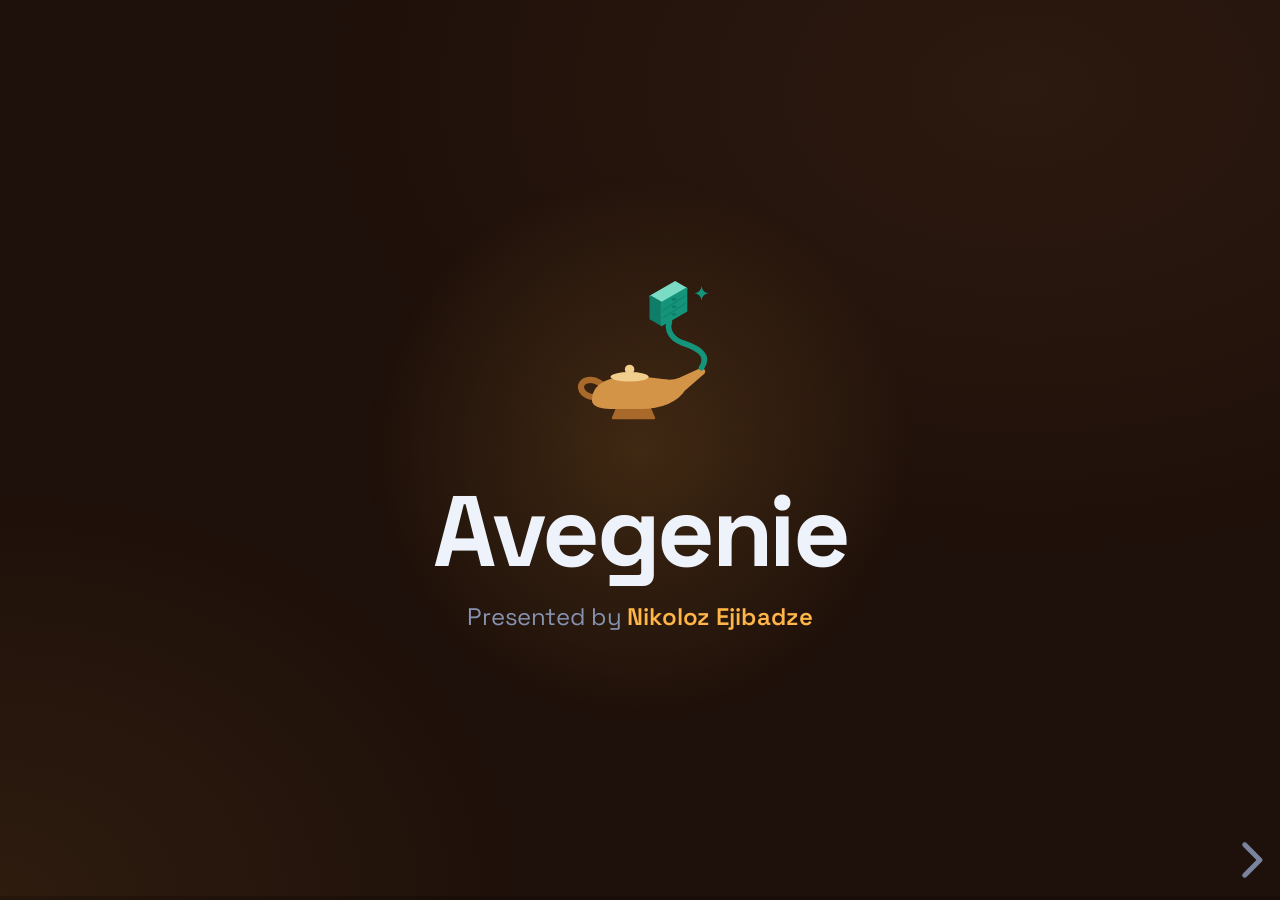
<file: index.html>
<!doctype html>
<html lang="en">
<head>
  <meta charset="utf-8">
  <meta name="viewport" content="width=device-width, initial-scale=1">
  <title>Pitch Deck</title>
  <link rel="icon" href="assets/logo-bg.svg">

  <link rel="preconnect" href="https://fonts.googleapis.com">
  <link rel="preconnect" href="https://fonts.gstatic.com" crossorigin>
  <link href="https://fonts.googleapis.com/css2?family=Space+Grotesk:wght@400;500;600;700&display=swap" rel="stylesheet">

  <link rel="stylesheet" href="vendor/reveal/reset.css">
  <link rel="stylesheet" href="vendor/reveal/reveal.css">
  <link rel="stylesheet" href="css/theme.css?v=20261127-4">
</head>
<body>
<div class="reveal">
  <div class="slides">

    <!-- 1 · LOGO ─────────────────────────────────────────── -->
    <section class="s-title">
      <div class="frame center">
        <div class="glow"></div>
        <img class="logo pop" data-deck-logo alt="Logo">
        <h1 class="rise" style="--d:.5" data-deck="name"></h1>
        <p class="presenter rise" style="--d:.8">Presented by <b data-deck="presenter"></b></p>
      </div>
      <aside class="notes">
        Open with the name and the promise: scan any room with a phone, then move the furniture
        around as if it were real.
      </aside>
    </section>

    <!-- 2 · PROBLEM ──────────────────────────────────────── -->
    <section class="s-problem">
      <div class="frame">
        <div class="problem-head">
          <h2 class="rise">Where would<br>you fit<br>this bed?</h2>
          <p class="lead rise" style="--d:.3">Today you either model the room in Blender, or lift it and guess.</p>
        </div>
        <svg class="scene rise" style="--d:.2" id="scene-problem" aria-label="A bed is moved from corner to corner of a room, looking for where it fits"></svg>
      </div>
      <aside class="notes">
        Tell it as your own problem: I have this bed. Where does it go? Against the window wall?
        By the door? Today there are two ways to find out. Technical people model the whole room
        in Blender, which takes hours and real 3D skills. Everyone else lifts it, moves it and hopes.
        Our way is for everyone else.
      </aside>
    </section>

    <!-- 3 · SOLUTION ─────────────────────────────────────── -->
    <section class="s-solution">
      <div class="frame">
        <div class="solution-head">
          <p class="kicker rise">The solution</p>
          <ol class="steps">
            <li class="fragment" data-fragment-index="0"><span>01</span>Scan</li>
            <li class="fragment" data-fragment-index="1"><span>02</span>Separate</li>
            <li class="fragment" data-fragment-index="2"><span>03</span>Add &amp;<br>Rearrange</li>
          </ol>
          <span class="fragment step-trigger" data-fragment-index="3" aria-hidden="true"></span>
        </div>
        <svg class="scene" id="scene-main" aria-label="A room is scanned, furniture is separated, then moved"></svg>
      </div>
      <aside class="notes">
        Click 1 · Scan: walk around the room taking photos; photogrammetry turns them into a 3D model.
        Click 2 · Separate: RANSAC finds the largest planes (walls, floor, ceiling) and cuts them away.
        What is left falls apart into separate islands, and each island is one piece of furniture.
        Click 3 · Rearrange: every piece can now be moved on its own inside the real room.
        Click 4 · Add: we integrate with Embawood, Saba, Pinterest and more; pick an item and it
        drops into your room as a 3D object you can move like everything else.
      </aside>
    </section>

    <!-- 4 · MARKET ─────────────────────────────────────── -->
    <section class="s-market">
      <div class="frame">
        <p class="kicker rise">The market</p>
        <h2 class="rise" style="--d:.1">Every new home <span class="muted">needs its furniture placed.</span></h2>
        <div class="markets">
          <div class="market rise" style="--d:.3">
            <span class="m-num" data-count="42267" data-delay="500">42,267</span>
            <span class="m-label">apartments sold · Tbilisi, 2025</span>
            <svg class="chart" data-series="apartments" data-fmt="k" style="--d:.3" viewBox="0 0 600 340" role="img" aria-label="Apartments sold in Tbilisi per year, 2020 to 2025"></svg>
          </div>
          <div class="market rise" style="--d:.5">
            <span class="m-num" data-count="1.81" data-decimals="2" data-suffix="M m²" data-delay="700">1.81M m²</span>
            <span class="m-label">new housing permitted · Tbilisi, 2024</span>
            <svg class="chart" data-series="permits" data-fmt="m2" style="--d:.5" viewBox="0 0 600 340" role="img" aria-label="Area of residential construction permits in Tbilisi per year, 2018 to 2024"></svg>
          </div>
          <div class="market rise" style="--d:.7">
            <span class="m-num" data-count="511" data-prefix="$" data-suffix="M" data-delay="900">$511M</span>
            <span class="m-label">furniture &amp; lighting sold · Georgia, 2024</span>
            <svg class="chart" data-series="furniture" data-fmt="usd" style="--d:.7" viewBox="0 0 600 340" role="img" aria-label="Furniture and lighting sales in Georgia per year, 2018 to 2024"></svg>
          </div>
        </div>
        <p class="source rise" style="--d:1.6" data-deck="marketSource"></p>
      </div>
      <aside class="notes">
        And it is not only me. Around 42 thousand apartments change hands in Tbilisi every year.
        New construction keeps coming: about 1.8 million square metres of housing were permitted in 2024.
        And Georgians spend over half a billion dollars a year on furniture and lighting, up from
        under 300 million in 2020. Every one of those moves and purchases runs into the same question.
      </aside>
    </section>

    <!-- 5 · WHO NEEDS THIS ──────────────────────────────── -->
    <section class="s-who">
      <div class="frame split">
        <div class="col-text">
        <p class="kicker rise">Who needs this</p>
        <h2 class="rise" style="--d:.1">Anyone with<br>a room<br><span class="muted">and a decision<br>to make.</span></h2>
        </div>
        <div class="hub">
          <svg class="hub-lines" viewBox="0 0 920 780" aria-hidden="true">
            <path class="draw" style="--d:0.60" pathLength="1" d="M369 320 L217 202"/>
            <path class="draw" style="--d:0.72" pathLength="1" d="M551 320 L703 202"/>
            <path class="draw" style="--d:0.84" pathLength="1" d="M369 460 L217 578"/>
            <path class="draw" style="--d:0.96" pathLength="1" d="M551 460 L703 578"/>
            <circle class="hub-pulse" cx="369" cy="320" r="7" style="--tx:-152px; --ty:-118px; --p:0.00s"/>
            <circle class="hub-pulse" cx="551" cy="320" r="7" style="--tx:152px; --ty:-118px; --p:0.55s"/>
            <circle class="hub-pulse" cx="369" cy="460" r="7" style="--tx:-152px; --ty:118px; --p:1.10s"/>
            <circle class="hub-pulse" cx="551" cy="460" r="7" style="--tx:152px; --ty:118px; --p:1.65s"/>
          </svg>
          <div class="hub-core pop" style="--d:.3"><img data-deck-logo alt=""></div>
          <div class="hub-node hub-tl pop" style="--d:1.10">
            <svg viewBox="0 0 48 48"><path class="draw" pathLength="1" d="M7 23 L24 9 L41 23"/><path class="draw" pathLength="1" d="M11 20 V40 H37 V20"/><path class="draw" pathLength="1" d="M20 40 V29 H28 V40"/></svg>
            <span>Buyers &amp; renters</span>
          </div>
          <div class="hub-node hub-tr pop" style="--d:1.25">
            <svg viewBox="0 0 48 48"><path class="draw" pathLength="1" d="M12 43 V6"/><path class="draw" pathLength="1" d="M12 10 H40 V27 H12"/><path class="draw" pathLength="1" d="M19 18.5 H33"/></svg>
            <span>Real-estate agents</span>
          </div>
          <div class="hub-node hub-bl pop" style="--d:1.40">
            <svg viewBox="0 0 48 48"><path class="draw" pathLength="1" d="M8 41 V8 L41 41 Z"/><path class="draw" pathLength="1" d="M14 35 V22 L27 35 Z"/><path class="draw" pathLength="1" d="M8 16 H12 M8 24 H12 M8 32 H12"/></svg>
            <span>Interior designers</span>
          </div>
          <div class="hub-node hub-br pop" style="--d:1.55">
            <svg viewBox="0 0 48 48"><path class="draw" pathLength="1" d="M12 25 V15 H36 V25"/><path class="draw" pathLength="1" d="M6 23 H12 V30 H36 V23 H42 V36 H6 Z"/><path class="draw" pathLength="1" d="M10 36 V41 M38 36 V41"/></svg>
            <span>Furniture retailers</span>
          </div>
        </div>
      </div>
      <aside class="notes">
        Buyers and renters planning a move. Agents who want listings people can play with.
        Designers who need the client's real room. Stores that want shoppers to try a sofa at home first.
      </aside>
    </section>

    <!-- 6 · BUSINESS MODEL ──────────────────────────────── -->
    <section class="s-business">
      <div class="frame">
        <p class="kicker rise">Business model</p>
        <h2 class="rise" style="--d:.1">Try it free. <span class="muted">Then subscribe.</span></h2>
        <div class="plans">
          <div class="plan rise" style="--d:.3">
            <div class="plan-vis scans" aria-hidden="true">
              <i style="--i:0"></i><i style="--i:1"></i><i style="--i:2"></i>
              <i style="--i:3"></i><i style="--i:4"></i><i style="--i:5"></i>
            </div>
            <h3>Free trial</h3>
            <p>6 scans</p>
          </div>
          <div class="flow" style="--d:2"><span class="pulse"></span></div>
          <div class="plan rise" style="--d:2.5">
            <div class="plan-vis"><span class="price"><span data-deck="pricePro"></span><small data-deck="pricePeriod"></small></span></div>
            <h3>Professional</h3>
          </div>
          <div class="flow" style="--d:2.8"><span class="pulse"></span></div>
          <div class="plan plan-biz pop" style="--d:3.3">
            <div class="plan-vis"><span class="price"><span data-deck="priceBusiness"></span><small data-deck="pricePeriod"></small></span></div>
            <h3>Business</h3>
            <p data-deck="businessNote"></p>
          </div>
        </div>
      </div>
      <aside class="notes">
        Anyone can try it free for six scans. After that it is a subscription: a Professional plan
        for individual professional users, and a Business plan for agencies, developers and
        furniture stores.
        The Business plan includes 20 models a month; every extra model is $10.
      </aside>
    </section>

    <!-- 7 · COMPETITION ─────────────────────────────────── -->
    <section class="s-compete">
      <div class="frame">
        <div class="cmp">
          <div class="cmp-row cmp-head rise" style="--d:.25">
            <span></span><span>Scans the room</span><span>Moves your furniture</span><span>Store integrations<small>Embawood, Saba, Pinterest…</small></span><span>Coverage</span>
          </div>
          <div class="cmp-row rise" style="--d:0.40">
            <div class="cmp-name">AI agents<small>ChatGPT, Claude</small></div><i style="--f:0; --c:0"></i><i style="--f:0.5; --c:1"></i><i style="--f:0; --c:2"></i><b data-count="17" data-suffix="%" data-delay="900">17%</b>
          </div>
          <div class="cmp-row rise" style="--d:0.55">
            <div class="cmp-name">IKEA<small>IKEA Kreativ · retail AR</small></div><i style="--f:1; --c:0"></i><i style="--f:0; --c:1"></i><i style="--f:0.5; --c:2"></i><b data-count="50" data-suffix="%" data-delay="1050">50%</b>
          </div>
          <div class="cmp-row rise" style="--d:0.70">
            <div class="cmp-name">Scaniverse<small>3D scanner app</small></div><i style="--f:1; --c:0"></i><i style="--f:0; --c:1"></i><i style="--f:0; --c:2"></i><b data-count="33" data-suffix="%" data-delay="1200">33%</b>
          </div>
          <div class="cmp-row rise" style="--d:0.85">
            <div class="cmp-name">Human 3D modeler<small>Blender freelancer · days per room</small></div><i style="--f:0.5; --c:0"></i><i style="--f:1; --c:1"></i><i style="--f:0; --c:2"></i><b data-count="50" data-suffix="%" data-delay="1350">50%</b>
          </div>
          <div class="cmp-row cmp-us rise" style="--d:1.1">
            <div class="cmp-name" data-deck="name"></div><i style="--f:1; --c:0"></i><i style="--f:1; --c:1"></i><i style="--f:1; --c:2"></i><b data-count="100" data-suffix="%" data-delay="1600">100%</b>
          </div>
        </div>
      </div>
      <aside class="notes">
        Each bar is split into the three things that matter: scanning your real room, moving your
        own furniture, and working with the stores people already shop at: Embawood, Saba, Pinterest.
        AI agents like ChatGPT or Claude can reimagine a photo, but not your real room to scale. IKEA Kreativ scans
        the room but only offers its own catalogue. Scaniverse captures one frozen 3D model. A human 3D modeler
        can do it, but it takes days and costs money for every room. We are the only one that covers all three.
      </aside>
    </section>

    <!-- 8 · GRANT ─────────────────────────────────────────── -->
    <section class="s-grant">
      <div class="frame split">
        <div class="col-text">
          <p class="kicker rise">The grant</p>
          <h2 class="rise" style="--d:.1">Where every<br>lari goes.</h2>
          <ul class="legend" id="grant-legend"></ul>
        </div>
        <div class="col-chart center">
          <svg id="grant-donut" class="donut" viewBox="0 0 200 200" role="img" aria-label="Grant allocation"></svg>
        </div>
      </div>
      <aside class="notes">
        Most of the grant builds the product: reconstruction quality, object separation, speed.
        Then compute for processing scans, first partnerships with agencies and stores, and operations.
      </aside>
    </section>

    <!-- 9 · TEAM ──────────────────────────────────────────── -->
    <section class="s-team">
      <div class="frame">
        <p class="kicker rise">Team</p>
        <h2 class="rise" style="--d:.1">The people building it.</h2>
        <div class="team" id="team"></div> <!-- filled from js/config.js -->
      </div>
      <aside class="notes">Nikoloz Ejibadze, mechanical engineer. Daniel Kolotashvili, AI/ML engineer. Irakli Gudiashvili, full stack developer. One sentence each: what they own and why they are the right person.</aside>
    </section>

    <!-- 10 · CLOSE ────────────────────────────────────────── -->
    <section class="s-close">
      <svg class="scene scene-bg" id="scene-close" aria-hidden="true"></svg>
      <div class="frame close-split">
        <div class="close-text">
          <img class="logo logo-sm pop" data-deck-logo alt="Logo">
          <h1 class="rise" style="--d:.2">Thank you.</h1>
          <p class="lead rise" style="--d:.5" data-deck="tagline"></p>
        </div>
        <div class="demo-wrap close-video pop" style="--d:.6">
          <video data-demo muted loop playsinline preload="auto"></video>
        </div>
      </div>
      <aside class="notes">Thank the jury, restate the ask, open for questions. The demo video loops on the right: you see a sofa, scan the room, drop it in, it fits, you buy.</aside>
    </section>

  </div>
</div>

<script src="vendor/reveal/reveal.js"></script>
<script src="vendor/reveal/plugin/notes.js"></script>
<script src="js/config.js?v=20261127-4"></script>
<script src="js/main.js?v=20261127-4"></script>
</body>
</html>
</file>
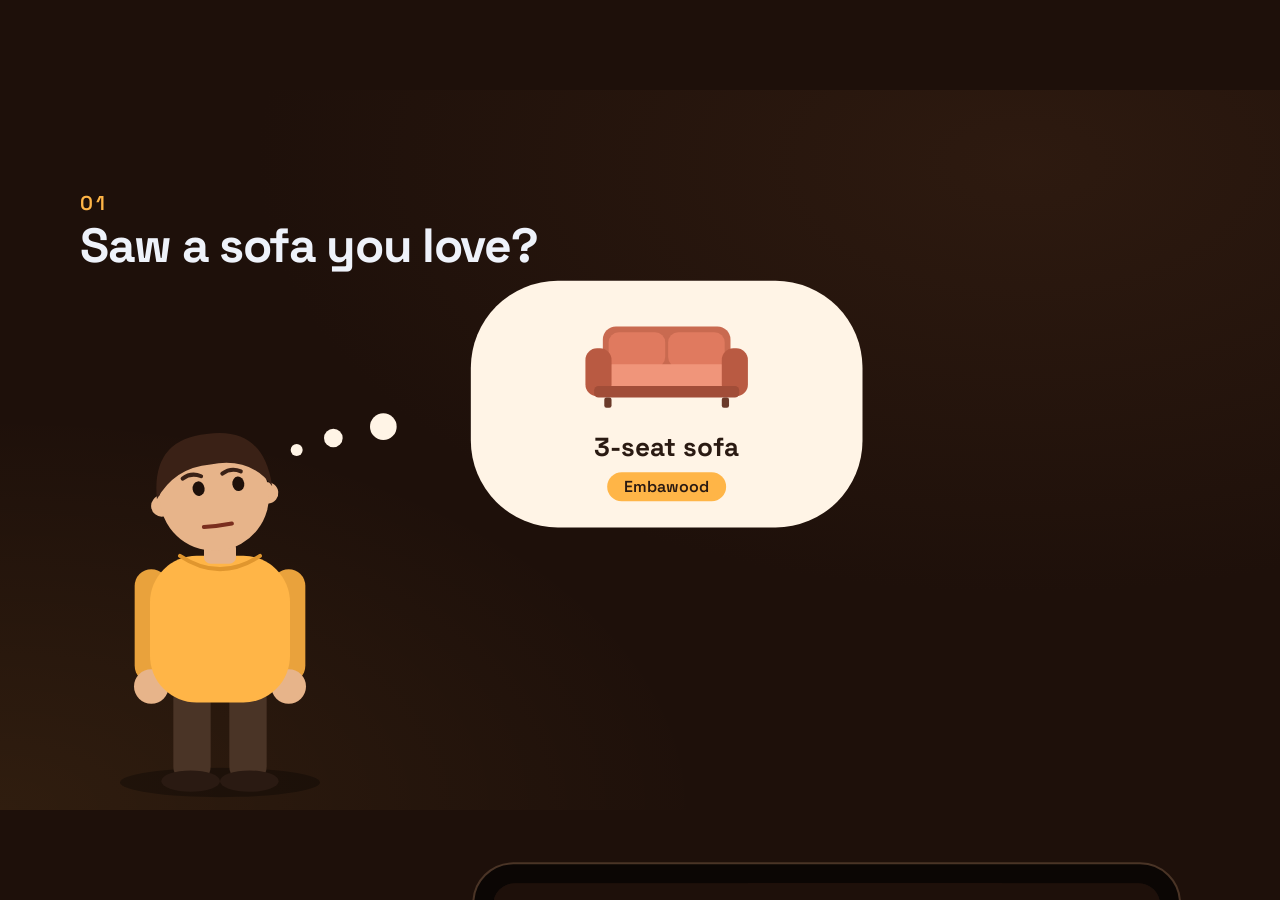
<file: tools/demo-video/scene.html>
<!doctype html>
<html lang="en">
<head>
<meta charset="utf-8">
<title>Avegenie demo scene</title>
<!-- Source for assets/demo.mp4. Open in a browser to preview (it loops).
     Rendered to video frame by frame: window.renderAt(seconds), window.DURATION. -->
<link rel="preconnect" href="https://fonts.googleapis.com">
<link rel="preconnect" href="https://fonts.gstatic.com" crossorigin>
<link href="https://fonts.googleapis.com/css2?family=Space+Grotesk:wght@400;500;600;700&display=swap" rel="stylesheet">
<style>
  html, body { margin: 0; background: #1e100a; overflow: hidden; }
  svg { display: block; width: 100vw; height: 100vh; }
  text { font-family: "Space Grotesk", system-ui, sans-serif; }
</style>
</head>
<body>
<svg id="stage" viewBox="0 0 1920 1080" xmlns="http://www.w3.org/2000/svg"></svg>
<script>
(() => {
  const NS = "http://www.w3.org/2000/svg";
  const stage = document.getElementById("stage");
  const el = (tag, attrs = {}, parent) => {
    const n = document.createElementNS(NS, tag);
    for (const k in attrs) n.setAttribute(k, attrs[k]);
    if (parent) parent.appendChild(n);
    return n;
  };
  const txt = (parent, s, attrs) => { const t = el("text", attrs, parent); t.textContent = s; return t; };
  const set = (n, attrs) => { for (const k in attrs) n.setAttribute(k, attrs[k]); };

  // ── timing helpers ─────────────────────────────────────
  const cl = (v, a = 0, b = 1) => Math.min(b, Math.max(a, v));
  const p = (t, a, b) => cl((t - a) / (b - a));
  const lerp = (a, b, x) => a + (b - a) * x;
  const eio = (x) => (x < 0.5 ? 2 * x * x : 1 - Math.pow(-2 * x + 2, 2) / 2);
  const eout = (x) => 1 - Math.pow(1 - x, 3);
  const back = (x) => { const c1 = 1.70158, c3 = c1 + 1; return 1 + c3 * Math.pow(x - 1, 3) + c1 * Math.pow(x - 1, 2); };
  const win = (t, a, b, f = 0.3) => Math.min(p(t, a, a + f), 1 - p(t, b - f, b)); // fade in at a, out at b

  const INK = "#eef2fa", MUTED = "#8692b0", AMBER = "#ffb547", TEAL = "#5eead4", BG = "#1e100a";
  const DURATION = 26.5;

  // ── background ─────────────────────────────────────────
  const defs = el("defs", {}, stage);
  const g1 = el("radialGradient", { id: "glowA", cx: "80%", cy: "10%", r: "60%" }, defs);
  el("stop", { offset: "0%", "stop-color": "#3a2214", "stop-opacity": 0.55 }, g1);
  el("stop", { offset: "100%", "stop-color": "#3a2214", "stop-opacity": 0 }, g1);
  const g2 = el("radialGradient", { id: "glowB", cx: "0%", cy: "100%", r: "55%" }, defs);
  el("stop", { offset: "0%", "stop-color": AMBER, "stop-opacity": 0.08 }, g2);
  el("stop", { offset: "100%", "stop-color": AMBER, "stop-opacity": 0 }, g2);
  const scan = el("linearGradient", { id: "scanGrad", x1: 0, x2: 1, y1: 0, y2: 0 }, defs);
  el("stop", { offset: "0%", "stop-color": TEAL, "stop-opacity": 0 }, scan);
  el("stop", { offset: "85%", "stop-color": TEAL, "stop-opacity": 0.25 }, scan);
  el("stop", { offset: "100%", "stop-color": TEAL, "stop-opacity": 0.9 }, scan);
  el("rect", { width: 1920, height: 1080, fill: BG }, stage);
  el("rect", { width: 1920, height: 1080, fill: "url(#glowA)" }, stage);
  el("rect", { width: 1920, height: 1080, fill: "url(#glowB)" }, stage);

  // ── flat front-view sofa (thought bubble, fly-in, bottom sheet) ──
  function flatSofa(g) {
    el("rect", { x: -88, y: -52, width: 176, height: 62, rx: 18, fill: "#c96a50" }, g);
    el("rect", { x: -80, y: -44, width: 78, height: 48, rx: 14, fill: "#e07a5f" }, g);
    el("rect", { x: 2, y: -44, width: 78, height: 48, rx: 14, fill: "#e07a5f" }, g);
    el("rect", { x: -92, y: 0, width: 184, height: 32, rx: 12, fill: "#f0957a" }, g);
    el("rect", { x: -112, y: -22, width: 36, height: 66, rx: 16, fill: "#b95a42" }, g);
    el("rect", { x: 76, y: -22, width: 36, height: 66, rx: 16, fill: "#b95a42" }, g);
    el("rect", { x: -100, y: 30, width: 200, height: 16, rx: 6, fill: "#a14d38" }, g);
    el("rect", { x: -86, y: 46, width: 10, height: 14, rx: 3, fill: "#6b3a2a" }, g);
    el("rect", { x: 76, y: 46, width: 10, height: 14, rx: 3, fill: "#6b3a2a" }, g);
    return g;
  }

  // ── captions (top left) ────────────────────────────────
  const CAPS = [
    { a: 0.4, b: 5.0, n: "01", s: "Saw a sofa you love?", sub: "Will it fit in your room?", subAt: 2.6 },
    { a: 5.0, b: 8.6, n: "02", s: "Open Avegenie." },
    { a: 8.6, b: 13.5, n: "03", s: "Scan your room." },
    { a: 13.5, b: 19.3, n: "04", s: "Drop it in. Move it around." },
    { a: 19.3, b: 23.4, n: "05", s: "Love it? Buy it." },
  ];
  const capG = el("g", { transform: "translate(120 180)" }, stage);
  CAPS.forEach((c) => {
    c.g = el("g", {}, capG);
    txt(c.g, c.n, { x: 0, y: 0, fill: AMBER, "font-size": 30, "font-weight": 600, "letter-spacing": "4" });
    txt(c.g, c.s, { x: 0, y: 78, fill: INK, "font-size": 72, "font-weight": 700, "letter-spacing": "-2" });
    if (c.sub) c.subEl = txt(c.g, c.sub, { x: 0, y: 140, fill: MUTED, "font-size": 44, "font-weight": 500 });
  });

  // ── person ─────────────────────────────────────────────
  const SKIN = "#e7b48a";
  const person = el("g", {}, stage);
  el("ellipse", { cx: 0, cy: 340, rx: 150, ry: 22, fill: "#000", opacity: 0.3 }, person);
  el("rect", { x: -70, y: 190, width: 56, height: 150, rx: 24, fill: "#4a3426" }, person);
  el("rect", { x: 14, y: 190, width: 56, height: 150, rx: 24, fill: "#4a3426" }, person);
  el("ellipse", { cx: -44, cy: 338, rx: 44, ry: 16, fill: "#2a1a12" }, person);
  el("ellipse", { cx: 44, cy: 338, rx: 44, ry: 16, fill: "#2a1a12" }, person);
  const armL = el("g", {}, person);
  el("rect", { x: -128, y: 20, width: 50, height: 170, rx: 25, fill: "#e9a23c" }, armL);
  el("circle", { cx: -103, cy: 196, r: 26, fill: SKIN }, armL);
  const armR = el("g", {}, person);
  el("rect", { x: 78, y: 20, width: 50, height: 170, rx: 25, fill: "#e9a23c" }, armR);
  el("circle", { cx: 103, cy: 196, r: 26, fill: SKIN }, armR);
  el("rect", { x: -105, y: 0, width: 210, height: 220, rx: 70, fill: AMBER }, person);
  el("path", { d: "M-60 0 Q0 40 60 0", fill: "none", stroke: "#e0962e", "stroke-width": 6, "stroke-linecap": "round" }, person);
  el("rect", { x: -24, y: -22, width: 48, height: 34, rx: 10, fill: SKIN }, person);
  const head = el("g", {}, person);
  el("circle", { cx: -80, cy: -85, r: 16, fill: SKIN }, head);
  el("circle", { cx: 80, cy: -85, r: 16, fill: SKIN }, head);
  el("circle", { cx: 0, cy: -90, r: 82, fill: SKIN }, head);
  el("path", { d: "M-86 -96 Q-84 -186 0 -184 Q86 -186 88 -94 Q62 -142 0 -138 Q-54 -140 -86 -96 Z", fill: "#3a2116" }, head);
  const blush = el("g", { opacity: 0 }, head);
  el("ellipse", { cx: -48, cy: -58, rx: 14, ry: 8, fill: "#f08a6a", opacity: 0.6 }, blush);
  el("ellipse", { cx: 48, cy: -58, rx: 14, ry: 8, fill: "#f08a6a", opacity: 0.6 }, blush);
  el("path", { d: "M-44 -122 Q-30 -130 -16 -122", fill: "none", stroke: "#3a2116", "stroke-width": 6, "stroke-linecap": "round" }, head);
  el("path", { d: "M16 -122 Q30 -130 44 -122", fill: "none", stroke: "#3a2116", "stroke-width": 6, "stroke-linecap": "round" }, head);
  const eyes = el("g", {}, head);
  const eyeL = el("ellipse", { cx: -30, cy: -96, rx: 9, ry: 11, fill: "#1e100a" }, eyes);
  const eyeR = el("ellipse", { cx: 30, cy: -96, rx: 9, ry: 11, fill: "#1e100a" }, eyes);
  const mouthLine = el("path", { fill: "none", stroke: "#7a2e1e", "stroke-width": 6, "stroke-linecap": "round" }, head);
  const mouthOpen = el("path", { d: "M-30 -48 Q0 -6 30 -48 Z", fill: "#7a2e1e", opacity: 0 }, head);
  const heart = el("path", { d: "M0 12 C-30 -10 -22 -36 0 -22 C22 -36 30 -10 0 12 Z", fill: "#ff6b6b", opacity: 0 }, person);
  const sparkles = [[-150, -170], [150, -200], [-120, -260], [180, -110], [0, -300]].map(([x, y], i) => {
    const s = el("path", { d: "M0 -22 L6 -6 L22 0 L6 6 L0 22 L-6 6 L-22 0 L-6 -6 Z", fill: AMBER, opacity: 0 }, person);
    return { s, x, y, i };
  });

  // ── thought bubble ─────────────────────────────────────
  const trail = [[445, 540, 9], [500, 522, 14], [575, 505, 20]].map(([cx, cy, r]) => el("circle", { cx, cy, r, fill: "#fff4e6", opacity: 0 }, stage));
  const bubble = el("g", {}, stage);
  el("rect", { x: -270, y: -170, width: 540, height: 340, rx: 120, fill: "#fff4e6" }, bubble);
  const bubbleSofa = flatSofa(el("g", { transform: "translate(0 -55)" }, bubble));
  txt(bubble, "3-seat sofa", { x: 0, y: 72, fill: "#2a1a12", "font-size": 36, "font-weight": 700, "text-anchor": "middle" });
  el("rect", { x: -82, y: 94, width: 164, height: 40, rx: 20, fill: AMBER }, bubble);
  txt(bubble, "Embawood", { x: 0, y: 121, fill: "#2a1a12", "font-size": 22, "font-weight": 600, "text-anchor": "middle" });
  const bubbleQ = txt(bubble, "?", { x: 210, y: -90, fill: AMBER, "font-size": 80, "font-weight": 700, "text-anchor": "middle" });

  // ── phone ──────────────────────────────────────────────
  const phone = el("g", {}, stage);
  el("rect", { x: -530, y: -300, width: 1060, height: 600, rx: 60, fill: "#0b0604", stroke: "#4a3426", "stroke-width": 3 }, phone);
  el("circle", { cx: -506, cy: 0, r: 8, fill: "#2a1a12" }, phone);
  const clip = el("clipPath", { id: "screenClip" }, defs);
  el("rect", { x: -500, y: -270, width: 1000, height: 540, rx: 32 }, clip);
  const screen = el("g", { "clip-path": "url(#screenClip)" }, phone);
  el("rect", { x: -500, y: -270, width: 1000, height: 540, fill: "#140b07" }, screen);

  // isometric room, screen-local coordinates (screen centre = 0,0)
  const U = 40, C = U * 0.866, S = U * 0.5, HZ = U * 0.82, OX = -C, OY = -(18 * S - 5 * HZ) / 2 - 4;
  const P = (x, y, z = 0) => [(x - y) * C + OX, (x + y) * S - z * HZ + OY];
  const poly = (pts) => pts.map((q) => P(...q).map((v) => v.toFixed(1)).join(",")).join(" ");
  function box(g, x, y, z, w, d, h, col) {
    const st = { stroke: col.stroke, "stroke-width": 1.5, "stroke-linejoin": "round" };
    el("polygon", { ...st, fill: col.fy, points: poly([[x, y + d, z], [x + w, y + d, z], [x + w, y + d, z + h], [x, y + d, z + h]]) }, g);
    el("polygon", { ...st, fill: col.fx, points: poly([[x + w, y, z], [x + w, y + d, z], [x + w, y + d, z + h], [x + w, y, z + h]]) }, g);
    el("polygon", { ...st, fill: col.top, points: poly([[x, y, z + h], [x + w, y, z + h], [x + w, y + d, z + h], [x, y + d, z + h]]) }, g);
  }
  const PAL = {
    camera: { wall: "#3b322c", wallStroke: "#4d4038", floor: "#2e2621", grid: "#ffffff0a", window: "#5a5048", winStroke: "#6a5e55",
              f: { top: "#9a8f85", fx: "#776d64", fy: "#5d554e", stroke: "#1a1410" }, leaf: "#6f7a5e" },
    model:  { wall: "#5eead414", wallStroke: TEAL, floor: "#5eead40d", grid: "#5eead41f", window: "#5eead422", winStroke: "#5eead499",
              f: { top: "#ffd38a", fx: "#f0a73e", fy: "#c98422", stroke: "#5a3a08" }, leaf: "#ffd38a" },
  };
  function buildRoom(g, pal) {
    el("polygon", { fill: pal.wall, stroke: pal.wallStroke, "stroke-width": 2, points: poly([[0, 0, 0], [10, 0, 0], [10, 0, 5], [0, 0, 5]]) }, g);
    el("polygon", { fill: pal.wall, stroke: pal.wallStroke, "stroke-width": 2, points: poly([[0, 0, 0], [0, 8, 0], [0, 8, 5], [0, 0, 5]]) }, g);
    el("polygon", { fill: pal.floor, stroke: pal.wallStroke, "stroke-width": 2, points: poly([[0, 0, 0], [10, 0, 0], [10, 8, 0], [0, 8, 0]]) }, g);
    for (let i = 1; i < 10; i++) { const [a, b] = [P(i, 0), P(i, 8)]; el("line", { x1: a[0], y1: a[1], x2: b[0], y2: b[1], stroke: pal.grid, "stroke-width": 1.5 }, g); }
    for (let j = 1; j < 8; j++) { const [a, b] = [P(0, j), P(10, j)]; el("line", { x1: a[0], y1: a[1], x2: b[0], y2: b[1], stroke: pal.grid, "stroke-width": 1.5 }, g); }
    el("polygon", { fill: pal.window, stroke: pal.winStroke, "stroke-width": 2, points: poly([[6.2, 0, 2], [8.8, 0, 2], [8.8, 0, 4.1], [6.2, 0, 4.1]]) }, g);
    // existing furniture, back to front
    box(g, 0.25, 2.2, 0, 1.1, 1.8, 2.4, pal.f);                 // cabinet on the left wall
    box(g, 8.9, 0.5, 0, 0.7, 0.7, 0.7, pal.f);                  // plant pot
    [[9.25, 0.85, 1.5, 22], [9.05, 1.0, 1.15, 16], [9.45, 0.7, 1.2, 16]].forEach(([x, y, z, r]) => {
      const [cx, cy] = P(x, y, z); el("ellipse", { cx, cy, rx: r, ry: r * 0.8, fill: pal.leaf, stroke: pal.f.stroke, "stroke-width": 1.5 }, g);
    });
    box(g, 7.0, 3.4, 0, 1.8, 1.1, 0.55, pal.f);                 // coffee table
  }

  // splash
  const splash = el("g", {}, screen);
  el("rect", { x: -500, y: -270, width: 1000, height: 540, fill: BG }, splash);
  const splashLogo = el("g", {}, splash);
  el("image", { href: "../../assets/logo.svg", x: -80, y: -140, width: 160, height: 160 }, splashLogo);
  const splashName = txt(splash, "Avegenie", { x: 0, y: 90, fill: INK, "font-size": 64, "font-weight": 700, "text-anchor": "middle", "letter-spacing": "-1" });

  // camera view + model
  const cam = el("g", {}, screen);
  el("rect", { x: -500, y: -270, width: 1000, height: 540, fill: "#17100c" }, cam);
  const world = el("g", {}, cam);
  const camRoom = el("g", {}, world); buildRoom(camRoom, PAL.camera);
  const modelRoom = el("g", { opacity: 0 }, world); buildRoom(modelRoom, PAL.model);
  screen.appendChild(splash); // splash sits on top of the camera view until it fades

  // scan dots
  let seed = 7;
  const rnd = () => { seed |= 0; seed = (seed + 0x6d2b79f5) | 0; let q = Math.imul(seed ^ (seed >>> 15), 1 | seed); q = (q + Math.imul(q ^ (q >>> 7), 61 | q)) ^ q; return ((q ^ (q >>> 14)) >>> 0) / 4294967296; };
  const dotsG = el("g", {}, world);
  const surfaces = [
    { o: [0, 0, 0], a: [10, 0, 0], b: [0, 0, 5], n: 170 }, { o: [0, 0, 0], a: [0, 8, 0], b: [0, 0, 5], n: 130 },
    { o: [0, 0, 0], a: [10, 0, 0], b: [0, 8, 0], n: 240 }, { o: [0.25, 2.2, 2.4], a: [1.1, 0, 0], b: [0, 1.8, 0], n: 20 },
    { o: [1.35, 2.2, 0], a: [0, 1.8, 0], b: [0, 0, 2.4], n: 24 }, { o: [7.0, 3.4, 0.55], a: [1.8, 0, 0], b: [0, 1.1, 0], n: 20 },
    { o: [7.0, 4.5, 0], a: [1.8, 0, 0], b: [0, 0, 0.55], n: 12 }, { o: [8.9, 0.5, 0.7], a: [0.7, 0, 0], b: [0, 0.7, 0], n: 10 },
  ];
  const dots = [];
  surfaces.forEach((s) => { for (let k = 0; k < s.n; k++) {
    const u = rnd(), v = rnd(); const q = [0, 1, 2].map((ax) => s.o[ax] + u * s.a[ax] + v * s.b[ax]); const [cx, cy] = P(...q);
    dots.push({ n: el("circle", { cx: cx.toFixed(1), cy: cy.toFixed(1), r: (1.6 + rnd() * 1.8).toFixed(2), fill: "#c8fff5", opacity: 0 }, dotsG), x: cx });
  } });
  const scanLine = el("g", { opacity: 0 }, cam);
  el("rect", { x: -140, y: -270, width: 140, height: 540, fill: "url(#scanGrad)" }, scanLine);
  el("rect", { x: -3, y: -270, width: 4, height: 540, fill: TEAL }, scanLine);

  // the new sofa (room coords at origin, moved with a transform)
  const SOFA = { top: "#f4a890", fx: "#e07a5f", fy: "#b95a42", stroke: "#3a1408" };
  const sofaWrap = el("g", { opacity: 0 }, modelRoom);
  const sofaShadow = el("polygon", { fill: "#000", opacity: 0.35, points: poly([[-0.05, -0.05, 0], [3.05, -0.05, 0], [3.05, 1.25, 0], [-0.05, 1.25, 0]]) }, sofaWrap);
  const sofaLift = el("g", {}, sofaWrap);
  box(sofaLift, 0, 0, 0, 3.0, 1.2, 0.5, SOFA);
  box(sofaLift, 0, 0, 0.5, 3.0, 0.32, 0.85, SOFA);
  box(sofaLift, 0, 0.32, 0.5, 0.3, 0.88, 0.42, SOFA);
  box(sofaLift, 2.7, 0.32, 0.5, 0.3, 0.88, 0.42, SOFA);
  const landing = el("polygon", { fill: "none", stroke: AMBER, "stroke-width": 3, opacity: 0, points: poly([[-0.15, -0.15, 0], [3.15, -0.15, 0], [3.15, 1.35, 0], [-0.15, 1.35, 0]]) }, sofaWrap);
  const A = [5.4, 5.7], B = [3.2, 0.25];
  const isoShift = ([x, y]) => [(x - y) * C, (x + y) * S];

  const badge = el("g", { opacity: 0 }, screen);
  el("rect", { x: -78, y: -26, width: 156, height: 52, rx: 26, fill: TEAL }, badge);
  txt(badge, "✓ Fits", { x: 0, y: 10, fill: "#0b2a26", "font-size": 28, "font-weight": 700, "text-anchor": "middle" });

  // HUD
  const hud = el("g", { opacity: 0 }, screen);
  [[-1, -1], [1, -1], [-1, 1], [1, 1]].forEach(([sx, sy]) => {
    const x = sx * 462, y = sy * 232;
    el("path", { d: `M${x} ${y - sy * 40} V${y} H${x - sx * 40}`, fill: "none", stroke: AMBER, "stroke-width": 5, "stroke-linecap": "round" }, hud);
  });
  const bar = el("g", { opacity: 0 }, screen);
  el("rect", { x: -260, y: 214, width: 520, height: 10, rx: 5, fill: "#ffffff22" }, bar);
  const barFill = el("rect", { x: -260, y: 214, width: 0, height: 10, rx: 5, fill: TEAL }, bar);
  const pill = el("g", { opacity: 0 }, screen);
  el("rect", { x: -200, y: -250, width: 400, height: 54, rx: 27, fill: "#000000aa" }, pill);
  const LABELS = [
    { a: 7.4, b: 8.7, s: "Point at your room" },
    { a: 8.7, b: 12.4, s: "Scanning…", pct: true },
    { a: 12.4, b: 14.4, s: "✓ 3 pieces found" },
    { a: 14.6, b: 17.6, s: "Drag to move" },
  ].map((l) => ({ ...l, n: txt(pill, l.s, { x: 0, y: -213, fill: INK, "font-size": 26, "font-weight": 600, "text-anchor": "middle", opacity: 0 }) }));

  // bottom sheet with buy button
  const sheet = el("g", {}, screen);
  el("rect", { x: -480, y: 92, width: 960, height: 160, rx: 28, fill: "#fff7ec" }, sheet);
  el("rect", { x: -456, y: 112, width: 120, height: 120, rx: 18, fill: "#f6e7de" }, sheet);
  flatSofa(el("g", { transform: "translate(-396 176) scale(0.48)" }, sheet));
  txt(sheet, "3-seat sofa", { x: -312, y: 162, fill: "#2a1a12", "font-size": 36, "font-weight": 700 });
  txt(sheet, "Embawood · fits your room", { x: -312, y: 206, fill: "#8a6a55", "font-size": 26, "font-weight": 500 });
  const btn = el("g", {}, sheet);
  const btnBuy = el("g", {}, btn);
  el("rect", { x: -150, y: -40, width: 300, height: 80, rx: 40, fill: AMBER }, btnBuy);
  txt(btnBuy, "Buy now", { x: 0, y: 11, fill: "#2a1a12", "font-size": 32, "font-weight": 700, "text-anchor": "middle" });
  const btnDone = el("g", { opacity: 0 }, btn);
  el("rect", { x: -150, y: -40, width: 300, height: 80, rx: 40, fill: TEAL }, btnDone);
  txt(btnDone, "✓ Added to cart", { x: 0, y: 10, fill: "#0b2a26", "font-size": 28, "font-weight": 700, "text-anchor": "middle" });

  const touch = el("g", { opacity: 0 }, screen);
  el("circle", { r: 30, fill: "#ffffff55", stroke: "#fff", "stroke-width": 3 }, touch);
  const touchRing = el("circle", { r: 30, fill: "none", stroke: "#fff", "stroke-width": 2 }, touch);

  // fly-in thumbnail (global)
  const fly = el("g", { opacity: 0 }, stage);
  flatSofa(fly);

  // end card
  const endCard = el("g", { opacity: 0 }, stage);
  el("rect", { width: 1920, height: 1080, fill: BG }, endCard);
  el("rect", { width: 1920, height: 1080, fill: "url(#glowA)" }, endCard);
  const endLogo = el("g", {}, endCard);
  el("image", { href: "../../assets/logo.svg", x: -110, y: -110, width: 220, height: 220 }, endLogo);
  const endName = txt(endCard, "Avegenie", { x: 960, y: 640, fill: INK, "font-size": 140, "font-weight": 700, "text-anchor": "middle", "letter-spacing": "-4" });
  const endTag = txt(endCard, "Scan your room. Move anything.", { x: 960, y: 720, fill: MUTED, "font-size": 48, "font-weight": 500, "text-anchor": "middle" });

  // ── per-frame state ────────────────────────────────────
  const PHONE_X = 1240, PHONE_Y = 560;
  const BUBBLE_FULL = [1000, 470], BUBBLE_MINI = [545, 420];

  function renderAt(t) {
    // captions
    CAPS.forEach((c) => {
      const o = win(t, c.a, c.b, 0.35), y = (1 - eout(p(t, c.a, c.a + 0.5))) * 30;
      set(c.g, { opacity: o.toFixed(3), transform: `translate(0 ${y.toFixed(1)})` });
      if (c.subEl) set(c.subEl, { opacity: p(t, c.subAt, c.subAt + 0.4).toFixed(3) });
    });

    // person
    const bob = Math.sin(t * 2.2) * 3;
    const happyArms = back(p(t, 21.1, 21.6)) * (1 - p(t, 23.0, 23.4));
    set(person, { transform: `translate(330 ${(700 + bob + (1 - eout(p(t, 0, 0.8))) * 120).toFixed(1)})`, opacity: p(t, 0, 0.5).toFixed(3) });
    set(armL, { transform: `rotate(${(150 * happyArms).toFixed(1)} -103 30)` });
    set(armR, { transform: `rotate(${(-150 * happyArms).toFixed(1)} 103 30)` });
    const think = win(t, 0.8, 5.2, 0.4);
    set(head, { transform: `rotate(${(-7 * think).toFixed(2)} 0 -20)` });
    const look = think > 0 ? [8 * think, -8 * think] : [0, 0];
    const atPhone = p(t, 5.0, 5.5) * (1 - p(t, 19.4, 19.7));
    const lx = look[0] + 10 * atPhone, ly = look[1] + 3 * atPhone;
    const happy = p(t, 19.5, 19.9);
    set(eyes, { transform: `translate(${lx.toFixed(1)} ${ly.toFixed(1)})` });
    [eyeL, eyeR].forEach((e) => set(e, { ry: (11 - 7 * happy).toFixed(1) }));
    const smile = lerp(-0.1, 0.5, p(t, 15.0, 18.0));
    set(mouthLine, { d: `M${-22 - 8 * smile} -46 Q0 ${(-46 + 4 + 26 * smile).toFixed(1)} ${22 + 8 * smile} -46`, opacity: (1 - happy).toFixed(3) });
    set(mouthOpen, { opacity: happy.toFixed(3) });
    set(blush, { opacity: (happy * (1 - p(t, 23.0, 23.4))).toFixed(3) });
    const hp = p(t, 19.6, 21.0);
    set(heart, { opacity: (Math.min(p(t, 19.6, 19.8), 1 - p(t, 20.6, 21.0))).toFixed(3), transform: `translate(${(95 + 20 * hp).toFixed(1)} ${(-200 - 120 * eout(hp)).toFixed(1)}) scale(${(1.6 + 0.4 * hp).toFixed(2)})` });
    sparkles.forEach(({ s, x, y, i }) => {
      const k = p(t, 21.1 + i * 0.12, 21.5 + i * 0.12) * (1 - p(t, 22.9, 23.3));
      const pulse = 0.7 + 0.3 * Math.sin(t * 8 + i);
      set(s, { opacity: k.toFixed(3), transform: `translate(${x} ${y}) scale(${(k * pulse).toFixed(2)})` });
    });

    // thought bubble
    const bIn = back(p(t, 1.3, 1.8)), shrink = eio(p(t, 5.0, 5.8)), gone = p(t, 13.6, 13.9);
    const [bx, by] = [lerp(BUBBLE_FULL[0], BUBBLE_MINI[0], shrink), lerp(BUBBLE_FULL[1], BUBBLE_MINI[1], shrink) + Math.sin(t * 1.8) * 6];
    set(bubble, { transform: `translate(${bx.toFixed(1)} ${by.toFixed(1)}) scale(${(bIn * lerp(1, 0.42, shrink)).toFixed(3)})`, opacity: (p(t, 1.3, 1.5) * (1 - gone)).toFixed(3) });
    set(bubbleQ, { opacity: p(t, 2.6, 3.0).toFixed(3) });
    trail.forEach((c, i) => set(c, { opacity: (p(t, 0.8 + i * 0.15, 1.0 + i * 0.15) * (1 - p(t, 5.0, 5.4))).toFixed(3) }));
    set(bubbleSofa, { opacity: (1 - p(t, 13.6, 13.65)).toFixed(3) });

    // phone
    const up = eout(p(t, 5.0, 5.9)), down = eio(p(t, 23.0, 23.5));
    set(phone, { transform: `translate(${PHONE_X} ${(PHONE_Y + (1 - up) * 900 + down * 900).toFixed(1)})` });
    set(splash, { opacity: (1 - p(t, 7.2, 7.6)).toFixed(3) });
    set(splashLogo, { transform: `translate(0 0) scale(${back(p(t, 5.9, 6.4)).toFixed(3)})`, opacity: p(t, 5.9, 6.1).toFixed(3) });
    set(splashName, { opacity: p(t, 6.3, 6.7).toFixed(3) });

    // camera wobble while scanning
    const wob = p(t, 7.4, 8.0) * (1 - p(t, 12.0, 12.6));
    set(world, { transform: `translate(${(16 * Math.sin(t * 1.9) * wob).toFixed(1)} ${(6 * Math.sin(t * 2.7) * wob).toFixed(1)})` });
    const toModel = p(t, 12.3, 13.0);
    set(camRoom, { opacity: (1 - toModel).toFixed(3) });
    set(modelRoom, { opacity: toModel.toFixed(3) });

    // scan line + dots
    const sweep = p(t, 8.7, 12.2), lineX = lerp(-560, 560, sweep);
    set(scanLine, { opacity: win(t, 8.7, 12.4, 0.2).toFixed(3), transform: `translate(${lineX.toFixed(1)} 0)` });
    const dotsFade = 1 - p(t, 12.5, 13.3);
    dots.forEach((d) => set(d.n, { opacity: (cl((lineX - d.x - OX) / 40) * dotsFade * (t >= 8.7 ? 1 : 0)).toFixed(2) }));

    // HUD
    set(hud, { opacity: (p(t, 7.4, 7.8) * (1 - p(t, 12.4, 12.9))).toFixed(3) });
    set(bar, { opacity: win(t, 8.6, 12.8, 0.25).toFixed(3) });
    set(barFill, { width: (520 * sweep).toFixed(1) });
    set(pill, { opacity: win(t, 7.4, 17.6, 0.3).toFixed(3) });
    LABELS.forEach((l) => {
      set(l.n, { opacity: win(t, l.a, l.b, 0.2).toFixed(3) });
      if (l.pct) l.n.textContent = `Scanning… ${Math.round(sweep * 100)}%`;
    });

    // sofa: drop at A, drag to B
    const drag = eio(p(t, 15.6, 17.3));
    const pos = [lerp(A[0], B[0], drag), lerp(A[1], B[1], drag)];
    const [sx, sy] = isoShift(pos);
    const drop = p(t, 14.55, 15.15), lift = Math.min(p(t, 15.35, 15.6), 1 - p(t, 17.3, 17.55));
    const dropY = drop < 1 ? -170 * (1 - back(drop)) : 0;
    set(sofaWrap, { opacity: p(t, 14.55, 14.65).toFixed(3), transform: `translate(${sx.toFixed(1)} ${sy.toFixed(1)})` });
    set(sofaLift, { transform: `translate(0 ${(dropY - 16 * lift).toFixed(1)})` });
    set(sofaShadow, { opacity: (0.35 * p(t, 14.8, 15.1)).toFixed(3) });
    set(landing, { opacity: Math.min(p(t, 14.9, 15.1), 1 - p(t, 15.3, 15.9)).toFixed(3) });
    const [tcx, tcy] = P(pos[0] + 1.5, pos[1] + 0.6, 0.9);
    const touchSofa = win(t, 15.2, 17.6, 0.2);
    const touchBuy = win(t, 20.5, 21.4, 0.2);
    const press = Math.max(1 - Math.abs(t - 15.45) / 0.15, 1 - Math.abs(t - 20.9) / 0.15, 0);
    const [tx, ty] = touchBuy > 0 ? [300, 175] : [tcx, tcy - 16 * lift];
    set(touch, { opacity: Math.max(touchSofa, touchBuy).toFixed(3), transform: `translate(${tx.toFixed(1)} ${ty.toFixed(1)}) scale(${(1 - 0.25 * cl(press)).toFixed(3)})` });
    set(touchRing, { r: (30 + 40 * cl(press)).toFixed(1), opacity: (1 - cl(press)).toFixed(2) });
    const [bx2, by2] = P(B[0] + 1.5, B[1] + 0.6, 3.0);
    set(badge, { opacity: (p(t, 17.6, 17.8) * (1 - p(t, 19.2, 19.4))).toFixed(3), transform: `translate(${bx2.toFixed(1)} ${by2.toFixed(1)}) scale(${back(p(t, 17.6, 18.0)).toFixed(3)})` });

    // fly-in from the thought bubble into the phone
    const f = p(t, 13.6, 14.6), fe = eio(f);
    const [ax, ay] = P(A[0] + 1.5, A[1] + 0.6, 0.6);
    const from = [BUBBLE_MINI[0], BUBBLE_MINI[1] - 23], to = [PHONE_X + ax, PHONE_Y + ay];
    const fx = lerp(from[0], to[0], fe), fy = lerp(from[1], to[1], fe) - Math.sin(Math.PI * fe) * 180;
    set(fly, { opacity: (f > 0 && f < 1 ? 1 : 0) * (1 - p(t, 14.45, 14.6)), transform: `translate(${fx.toFixed(1)} ${fy.toFixed(1)}) scale(${lerp(0.42, 0.7, Math.sin(Math.PI * fe)).toFixed(3)})` });

    // buy sheet
    const sh = eout(p(t, 19.3, 19.8));
    set(sheet, { transform: `translate(0 ${((1 - sh) * 220).toFixed(1)})` });
    set(btn, { transform: `translate(300 172) scale(${(1 - 0.05 * cl(1 - Math.abs(t - 20.9) / 0.15)).toFixed(3)})` });
    const done = p(t, 21.0, 21.2);
    set(btnBuy, { opacity: (1 - done).toFixed(3) });
    set(btnDone, { opacity: done.toFixed(3) });

    // end card, then fade back to the empty background for a clean loop
    const ec = p(t, 23.4, 24.0) * (1 - p(t, 26.0, 26.5));
    set(endCard, { opacity: ec.toFixed(3) });
    set(endLogo, { transform: `translate(960 ${(420).toFixed(1)}) scale(${back(p(t, 23.8, 24.3)).toFixed(3)})`, opacity: p(t, 23.8, 23.95).toFixed(3) });
    set(endName, { opacity: p(t, 24.1, 24.5).toFixed(3), transform: `translate(0 ${((1 - eout(p(t, 24.1, 24.6))) * 30).toFixed(1)})` });
    set(endTag, { opacity: p(t, 24.5, 24.9).toFixed(3) });
  }

  window.DURATION = DURATION;
  window.renderAt = renderAt;
  renderAt(0);
  if (!/[?&]render/.test(location.search)) {
    const t0 = performance.now();
    const loop = (now) => { renderAt(((now - t0) / 1000) % DURATION); requestAnimationFrame(loop); };
    requestAnimationFrame(loop);
  }
})();
</script>
</body>
</html>
</file>
<file: css/theme.css>
/* ───────────────────────── Tokens ───────────────────────── */
:root {
  --bg: #1e100a;
  --bg-2: #26160e;
  --card: #2b1a11;
  --line: rgba(255, 255, 255, 0.08);
  --ink: #eef2fa;
  --muted: #8692b0;
  --amber: #ffb547;
  --teal: #5eead4;
  --violet: #a78bfa;
  --sky: #60a5fa;
  --ease: cubic-bezier(0.2, 0.8, 0.2, 1);
  --spring: cubic-bezier(0.34, 1.56, 0.64, 1);
  --font: "Space Grotesk", ui-sans-serif, system-ui, "Segoe UI", Roboto, sans-serif;
}

/* ───────────────────────── Base ───────────────────────── */
.reveal-viewport {
  background: radial-gradient(1200px 800px at 80% 10%, #3a221480, transparent 60%),
              radial-gradient(900px 700px at 0% 100%, #ffb54712, transparent 60%),
              var(--bg);
}
.reveal {
  font-family: var(--font);
  color: var(--ink);
  font-size: 40px;
  font-weight: 400;
  -webkit-font-smoothing: antialiased;
}
.reveal .slides { text-align: left; }
.reveal .slides > section { height: 100%; padding: 0; }
.reveal .frame {
  position: relative;
  height: 100%;
  padding: 120px 150px;
  box-sizing: border-box;
  display: flex;
  flex-direction: column;
  justify-content: center;
}
.reveal .frame.center { align-items: center; text-align: center; }
.reveal .frame.split { flex-direction: row; align-items: center; gap: 100px; }
.reveal .col-text { flex: 0 0 780px; }
.reveal .col-chart { flex: 1; min-width: 0; }
.reveal .col-chart.center { display: flex; justify-content: center; }

.reveal h1, .reveal h2, .reveal h3 { margin: 0; font-weight: 700; letter-spacing: -0.035em; line-height: 1; color: var(--ink); }
.reveal h1 { font-size: 150px; }
.reveal h2 { font-size: 96px; margin-bottom: 60px; }
.reveal h3 { font-size: 52px; }
.reveal p { margin: 0; }
.reveal .muted { color: var(--muted); }
.reveal .lead { font-size: 44px; color: var(--muted); line-height: 1.3; max-width: 1100px; }
.reveal .kicker {
  font-size: 26px; font-weight: 600; letter-spacing: 0.2em; text-transform: uppercase;
  color: var(--amber); margin-bottom: 36px;
}
.reveal .source { font-size: 20px; color: var(--muted); opacity: 0.8; margin-top: 18px; text-align: right; }

.reveal .progress { color: var(--amber); height: 4px; }
.reveal .controls { color: var(--muted); }

/* ───────────────────────── Motion primitives ─────────────────────────
   Default state = final state (so PDF export and printing show everything).
   Animations replay each time a slide becomes .present.                    */
.reveal section.present .rise { animation: rise 0.9s var(--ease) both; animation-delay: calc(var(--d, 0) * 1s); }
.reveal section.present .pop  { animation: pop 0.9s var(--spring) both; animation-delay: calc(var(--d, 0) * 1s); }
.reveal section.present .flip { animation: flip 0.9s var(--ease) both; animation-delay: calc(var(--d, 0) * 1s); }
.reveal section.present .draw { animation: draw 1.1s var(--ease) both; animation-delay: calc(var(--d, 0) * 1s + 0.25s); }
.reveal section.present .tick { animation-delay: calc(var(--d, 0) * 1s + 0.75s); }

@keyframes rise { from { opacity: 0; transform: translateY(50px); } }
@keyframes pop  { from { opacity: 0; transform: scale(0.6); } }
@keyframes flip { from { opacity: 0; transform: perspective(900px) rotateY(80deg); } }
@keyframes draw { from { stroke-dashoffset: 1; } }

.reveal .draw { stroke-dasharray: 1; stroke-dashoffset: 0; }

/* ───────────────────────── 1 · Title ───────────────────────── */
.s-title .logo { width: 260px; height: 260px; object-fit: contain; margin-bottom: 56px; }
.s-title h1 { margin-bottom: 36px; }
.s-title .presenter { font-size: 36px; color: var(--muted); }
.s-title .presenter b { color: var(--amber); font-weight: 600; }
.s-title .glow, .s-close .glow {
  position: absolute; width: 900px; height: 900px; border-radius: 50%;
  background: radial-gradient(circle, #ffb54726, transparent 65%);
  left: 50%; top: 50%; transform: translate(-50%, -50%);
  pointer-events: none;
}
.reveal section.present .glow { animation: breathe 6s ease-in-out infinite; }
@keyframes breathe { 50% { transform: translate(-50%, -50%) scale(1.15); opacity: 0.7; } }

/* ───────────────────────── 2 · Problem ───────────────────────── */
.s-problem .frame { flex-direction: row; align-items: center; gap: 40px; padding-right: 60px; }
.problem-head { flex: 0 0 600px; }
.s-problem h2 { font-size: 92px; line-height: 1.02; margin-bottom: 44px; }
.s-problem .lead { font-size: 34px; max-width: 560px; }

/* candidate spots: dashed outline + bobbing question mark in each corner */
.scene .spot { fill: #ffb5470d; stroke: #ffb54799; stroke-width: 2; stroke-dasharray: 8 8; }
.scene .spot-q { fill: var(--amber); font-size: 44px; font-weight: 700; font-family: var(--font); text-anchor: middle; }
.reveal section.present .scene .spot-q { animation: bob 2s ease-in-out infinite; animation-delay: var(--q); }
@keyframes bob { 50% { transform: translateY(-10px); } }

/* the bed */
.scene .bed polygon { stroke: #0a0f1e; stroke-width: 1.5; stroke-linejoin: round; }
.scene .bed .wood .top { fill: #d49a5c; } .scene .bed .wood .fx { fill: #b37c42; } .scene .bed .wood .fy { fill: #8f5f30; }
.scene .bed .mat .top  { fill: #f3efe8; } .scene .bed .mat .fx  { fill: #d9d1c4; } .scene .bed .mat .fy  { fill: #bdb3a4; }
.scene .bed .pil .top  { fill: #ffffff; } .scene .bed .pil .fx  { fill: #e4e0d8; } .scene .bed .pil .fy  { fill: #cbc4b8; }
.scene .bed .blk .top  { fill: #ffb547; } .scene .bed .blk .fx  { fill: #e0962e; } .scene .bed .blk .fy  { fill: #c27c1f; }
.scene .bed-shadow { fill: #000; opacity: 0.35; }

/* tour: rest in each corner, lift and slide to the next */
.reveal section.present .bed-tour { animation: tour 10s ease-in-out 1.2s infinite; }
.reveal section.present .bed-hop  { animation: hop 10s ease-in-out 1.2s infinite; }
@keyframes tour {
  0%, 15%   { transform: translate(0, 0); }
  25%, 40%  { transform: translate(var(--bx), var(--by)); }
  50%, 65%  { transform: translate(var(--cx), var(--cy)); }
  75%, 90%  { transform: translate(var(--dx), var(--dy)); }
  100%      { transform: translate(0, 0); }
}
@keyframes hop {
  0%, 15%, 25%, 40%, 50%, 65%, 75%, 90%, 100% { transform: none; }
  20%, 45%, 70%, 95% { transform: translateY(-24px); }
}

@keyframes fade { from { opacity: 0; } }

/* ───────────────────────── Market ───────────────────────── */
.s-market h2 { font-size: 80px; margin-bottom: 64px; }
.markets { display: grid; grid-template-columns: repeat(3, 1fr); gap: 70px; }
.market { display: flex; flex-direction: column; min-width: 0; }
.m-num { font-size: 96px; font-weight: 700; letter-spacing: -0.04em; line-height: 1; color: var(--amber); font-variant-numeric: tabular-nums; white-space: nowrap; }
.m-label { font-size: 25px; color: var(--muted); margin: 14px 0 20px; white-space: nowrap; }
.s-market .source { text-align: left; margin-top: 30px; }

.chart { width: 100%; height: auto; overflow: visible; }
.chart .gridline { stroke: var(--line); stroke-width: 1.5; }
.chart .chart-line { fill: none; stroke: var(--amber); stroke-width: 5; stroke-linecap: round; stroke-linejoin: round; stroke-dasharray: 1; }
.chart .chart-pt circle { fill: var(--bg); stroke: var(--amber); stroke-width: 3.5; }
.chart .chart-pt.last circle { fill: var(--amber); }
.chart .chart-val { fill: var(--ink); font-size: 26px; font-weight: 600; font-family: var(--font); }
.chart .chart-pt.last .chart-val { fill: var(--amber); font-size: 30px; }
.chart .chart-year { fill: var(--muted); font-size: 22px; font-family: var(--font); }
.reveal section.present .chart-line { animation: draw 1.6s var(--ease) both; animation-delay: calc(var(--d) * 1s + 0.4s); }
.reveal section.present .chart-area { animation: fade 1.2s ease both; animation-delay: calc(var(--d) * 1s + 1.2s); }
.reveal section.present .chart-pt { animation: rise 0.6s var(--spring) both; animation-delay: calc(var(--pd) * 1s); }

/* ───────────────────────── 3 · Solution scene ───────────────────────── */
.s-solution .frame { flex-direction: row; align-items: center; gap: 40px; padding-right: 60px; }
.solution-head { flex: 0 0 540px; }
.steps { list-style: none; margin: 0; padding: 0; }
.reveal .steps li {
  font-size: 84px; font-weight: 700; letter-spacing: -0.035em; line-height: 1;
  display: flex; align-items: baseline; gap: 28px; margin-bottom: 28px;
}
.steps li span { font-size: 26px; color: var(--amber); letter-spacing: 0.1em; font-weight: 600; }
.reveal .steps .fragment { opacity: 0.12; visibility: visible; transform: translateX(-20px); transition: all 0.6s var(--ease); }
.reveal .steps .fragment.visible { opacity: 1; transform: none; }
.reveal .steps .fragment.visible:not(.current-fragment) { opacity: 0.35; }
.reveal .steps li.fragment.visible:last-child { opacity: 1; }
.reveal .step-trigger { display: block; height: 0; }

/* ───────────────────────── Isometric scene (problem, solution, close background) ───────────────────────── */
.scene { flex: 1; width: 100%; height: 100%; max-height: 860px; overflow: visible; }

.scene .surf { opacity: 0; transition: opacity 0.9s ease 1.3s; }
.scene.s1 .surf { opacity: 1; }

.scene .dot { fill: #c8fff5; opacity: 0; }
.scene.s1 .dot { animation: dot 2.6s ease both; animation-delay: var(--d); }
@keyframes dot { 0% { opacity: 0; } 15% { opacity: 0.95; } 55% { opacity: 0.95; } 100% { opacity: 0; } }

.scene .wall  { fill: #2e1c12; stroke: #4d3020; stroke-width: 2; transition: fill 0.8s, stroke 0.8s; }
.scene .floor { fill: #26160e; stroke: #4d3020; stroke-width: 2; transition: fill 0.8s, stroke 0.8s; }
.scene .grid  { stroke: #ffffff0d; stroke-width: 1.5; }
.scene .window { fill: #3d2617; stroke: #5e3c26; stroke-width: 2; transition: fill 0.8s, stroke 0.8s; }
.scene.s2 .wall, .scene.s2 .floor { fill: #5eead414; stroke: var(--teal); }
.scene.s2 .window { fill: #5eead422; stroke: #5eead499; }

.scene .f polygon { stroke: #0a0f1e; stroke-width: 1.5; stroke-linejoin: round; transition: fill 0.6s, stroke 0.6s; transition-delay: calc(var(--i) * 70ms); }
.scene .f .top { fill: #d6ddeb; }
.scene .f .fx  { fill: #9aa6c0; }
.scene .f .fy  { fill: #75829f; }
.scene .f .detail { stroke: #0a0f1e66; stroke-width: 2; }
.scene .f .handle { stroke: #0a0f1e; stroke-width: 4; stroke-linecap: round; }
.scene.s2 .f .top { fill: #ffd38a; }
.scene.s2 .f .fx  { fill: #f0a73e; }
.scene.s2 .f .fy  { fill: #c98422; }
.scene.s2 .f polygon { stroke: #5a3a08; }

.scene .footprint { fill: #000; opacity: 0; transition: opacity 0.5s; }
.scene.s2 .footprint { opacity: 0.35; }

.scene .lift { transition: transform 0.6s var(--spring), opacity 0.9s ease 1.3s; transition-delay: calc(var(--i) * 80ms), 1.3s; }
.scene.s2 .lift { transform: translateY(-22px); }
.scene.s3 .lift { transform: translateY(0); transition-delay: calc(1.1s + var(--i) * 120ms), 0s; }
.scene .move { transition: transform 1.1s cubic-bezier(0.65, 0, 0.25, 1); transition-delay: calc(var(--i) * 120ms); }
.scene.s3 .move { transform: translate(var(--tx), var(--ty)); }

/* add-from-web window (step 4) */
.scene .browser { opacity: 0; transform: translate(60px, 0); transition: opacity 0.6s var(--ease), transform 0.6s var(--ease); }
.scene.s4 .browser { opacity: 1; transform: none; }
.scene .browser-shadow { fill: #00000066; filter: blur(8px); }
.scene .browser-body { fill: #f7f7fb; }
.scene .browser-bar { fill: #e6e8f0; }
.scene .browser-url { fill: #ffffff; }
.scene .browser-url-text { fill: #8a90a3; font-size: 11px; font-family: var(--font); }
.scene .browser-label { fill: var(--amber); font-size: 15px; font-weight: 600; letter-spacing: 0.14em; font-family: var(--font); }

.scene .ghost { opacity: 0; pointer-events: none; transform-box: fill-box; transform-origin: center; }
.scene .ghost-card { fill: #ffffff; filter: drop-shadow(0 10px 18px #0007); }
.scene .cursor { fill: #ffffff; stroke: #0a0f1e; stroke-width: 2; stroke-linejoin: round; }
.scene.s4 .ghost { animation: grab 1.5s cubic-bezier(0.55, 0, 0.3, 1) both; animation-delay: var(--gd); }
@keyframes grab {
  0%   { opacity: 0; transform: translate(0, 0) scale(1); }
  12%  { opacity: 1; transform: translate(0, 0) scale(1.08); }
  80%  { opacity: 1; transform: translate(var(--gx), var(--gy)) scale(0.6); }
  100% { opacity: 0; transform: translate(var(--gx), var(--gy)) scale(0.45); }
}

.scene .added { opacity: 0; }
.scene.s4 .added { opacity: 1; }
.scene .added .drop { opacity: 0; }
.scene.s4 .added .drop { animation: dropIn 0.8s var(--spring) both; animation-delay: var(--ad); }
@keyframes dropIn { from { opacity: 0; transform: translateY(-140px); } 30% { opacity: 1; } to { opacity: 1; transform: none; } }
.scene .added polygon { stroke: #3a1408; stroke-width: 1.5; stroke-linejoin: round; }
.scene .added .top { fill: #f4a890; }
.scene .added .fx  { fill: #e07a5f; }
.scene .added .fy  { fill: #b95a42; }
.scene .added .pot .top { fill: #d98b5a; }
.scene .added .leaf { fill: #4caf6e; stroke: #1d5a33; stroke-width: 1.5; }
.scene .added .landing { fill: none; stroke: var(--amber); stroke-width: 3; opacity: 0; }
.scene.s4 .added .landing { animation: land 1.4s ease-out both; animation-delay: var(--ad); }
@keyframes land { 0% { opacity: 0; } 25% { opacity: 1; } 100% { opacity: 0; } }

/* ───────────────────────── Demo video frame (used on the close slide) ───────────────────────── */
.demo-wrap {
  position: relative; aspect-ratio: 16 / 9; border-radius: 28px; overflow: hidden;
  background: var(--bg-2); box-shadow: 0 40px 120px #0008, 0 0 0 1px var(--line);
}
.demo-wrap video { position: absolute; inset: 0; width: 100%; height: 100%; object-fit: cover; opacity: 0; }
.demo-wrap.has-video video { opacity: 1; }

/* ───────────────────────── 5 · Business ───────────────────────── */
.plans { display: flex; align-items: flex-start; margin-top: 30px; }
.plan { flex: 0 0 auto; display: flex; flex-direction: column; align-items: flex-start; }
.plan-vis { height: 170px; display: flex; align-items: center; }
.plan h3 { margin-top: 30px; }
.plan p { font-size: 32px; color: var(--muted); margin-top: 12px; white-space: pre-line; line-height: 1.3; }
.price { font-size: 150px; font-weight: 700; letter-spacing: -0.04em; line-height: 1; font-variant-numeric: tabular-nums; }
.price small { font-size: 34px; font-weight: 500; letter-spacing: 0; color: var(--muted); margin-left: 12px; }
.plan-biz .price > span, .plan-biz h3 { color: var(--amber); }

/* six free scans: each dot fills in turn, like credits being used */
.scans { display: grid; grid-template-columns: repeat(3, 52px); gap: 18px; align-content: center; }
.scans i { position: relative; display: block; width: 52px; height: 52px; border-radius: 50%; box-shadow: inset 0 0 0 3px var(--teal); }
.scans i::after { content: ""; position: absolute; inset: 11px; border-radius: 50%; background: var(--teal); opacity: 0.35; }
.reveal section.present .scans i { animation: pop 0.5s var(--spring) both; animation-delay: calc(0.5s + var(--i) * 0.08s); }
.reveal section.present .scans i::after { animation: spend 0.7s var(--ease) both; animation-delay: calc(1s + var(--i) * 0.14s); }
@keyframes spend { 0% { opacity: 0; transform: scale(0); } 50% { opacity: 1; transform: scale(1.35); } 100% { opacity: 0.35; transform: scale(1); } }

/* arrows between plans: draw in, then a dot keeps travelling along */
.flow { flex: 1; position: relative; height: 4px; margin: 83px 56px 0; background: var(--line); border-radius: 2px; }
.flow::before { content: ""; position: absolute; inset: 0; background: var(--amber); border-radius: inherit; transform-origin: left; }
.flow::after {
  content: ""; position: absolute; right: 2px; top: 50%; width: 18px; height: 18px;
  border-top: 4px solid var(--amber); border-right: 4px solid var(--amber); transform: translateY(-50%) rotate(45deg);
}
.flow .pulse { position: absolute; top: 50%; left: 0; width: 16px; height: 16px; margin: -8px; border-radius: 50%; background: var(--amber); box-shadow: 0 0 0 8px #ffb54733; opacity: 0; }
.reveal section.present .flow::before { animation: grow 0.7s var(--ease) both; animation-delay: calc(var(--d) * 1s); }
.reveal section.present .flow::after { animation: fade 0.3s ease both; animation-delay: calc(var(--d) * 1s + 0.6s); }
.reveal section.present .flow .pulse { animation: travel 2.6s ease-in-out infinite; animation-delay: calc(var(--d) * 1s + 1.6s); }
@keyframes grow { from { transform: scaleX(0); } }
@keyframes travel { 0% { left: 0; opacity: 0; } 15%, 80% { opacity: 1; } 100% { left: 100%; opacity: 0; } }

/* ───────────────────────── 6 · Grant ───────────────────────── */
.legend { list-style: none; padding: 0; margin: 0; display: grid; gap: 30px; }
.legend li { display: grid; grid-template-columns: 22px 150px 1fr; align-items: center; gap: 24px; font-size: 34px; }
.legend i { width: 22px; height: 22px; border-radius: 6px; }
.legend b { font-size: 56px; font-weight: 700; letter-spacing: -0.03em; font-variant-numeric: tabular-nums; }
.legend span { color: var(--muted); }
.donut { width: 760px; height: 760px; }
.donut-track { fill: none; stroke: #ffffff0a; stroke-width: 30; }
.donut-seg { fill: none; stroke-width: 30; }
.reveal section.present .donut-seg { animation: seg 1s var(--ease) both; animation-delay: calc(var(--d) * 1s); }
.reveal section.present .donut { animation: spinIn 2.2s var(--ease) both; }
@keyframes seg { from { stroke-dasharray: 0 100; } }
@keyframes spinIn { from { transform: rotate(-40deg) scale(0.9); opacity: 0; } }

/* ───────────────────────── 7 · Who ───────────────────────── */
.s-who .frame { padding-right: 80px; }
.s-who .col-text { flex: 0 0 670px; }
.s-who h2 { font-size: 80px; margin-bottom: 0; }

/* hub: the product in the middle, the four audiences around it */
.hub { position: relative; flex: 0 0 920px; height: 780px; }
.hub-lines { position: absolute; inset: 0; width: 100%; height: 100%; overflow: visible; }
.hub-lines path { fill: none; stroke: var(--amber); stroke-width: 3; stroke-linecap: round; stroke-dasharray: 1; opacity: 0.55; }
.hub-pulse { fill: var(--amber); opacity: 0; }
.reveal section.present .hub-pulse { animation: spoke 2.2s ease-in-out infinite; animation-delay: calc(2.2s + var(--p)); }
@keyframes spoke { 0% { transform: none; opacity: 0; } 15%, 75% { opacity: 1; } 100% { transform: translate(var(--tx), var(--ty)); opacity: 0; } }

.hub-core {
  position: absolute; left: 350px; top: 280px; width: 220px; height: 220px; border-radius: 50%;
  display: flex; align-items: center; justify-content: center;
  background: var(--card); box-shadow: 0 0 0 3px var(--amber), 0 0 80px #ffb54740;
}
.hub-core img { width: 130px; height: 130px; object-fit: contain; }
.hub-core::after { content: ""; position: absolute; inset: 0; border-radius: 50%; box-shadow: 0 0 0 3px var(--amber); opacity: 0; }
.reveal section.present .hub-core::after { animation: ring 2.6s ease-out 1.6s infinite; }
@keyframes ring { from { transform: scale(1); opacity: 0.6; } to { transform: scale(1.5); opacity: 0; } }

.hub-node { position: absolute; width: 380px; margin-left: -190px; display: flex; flex-direction: column; align-items: center; gap: 18px; text-align: center; }
.hub-node svg { width: 120px; height: 120px; }
.hub-node svg path { fill: none; stroke: var(--amber); stroke-width: 2.4; stroke-linecap: round; stroke-linejoin: round; }
.hub-node span { font-size: 34px; font-weight: 600; line-height: 1.15; }
/* top row: label above the icon, so each spoke ends at an icon */
.hub-tl, .hub-tr { flex-direction: column-reverse; bottom: 520px; }
.hub-bl, .hub-br { top: 520px; }
.hub-tl, .hub-bl { left: 150px; }
.hub-tr, .hub-br { left: 770px; }

/* ───────────────────────── Competition ───────────────────────── */
.s-compete h2 { font-size: 80px; margin-bottom: 56px; }
.s-compete h2 { font-size: 76px; margin-bottom: 44px; }

/* each bar = the 3 key capabilities; a filled segment means the product has it */
.cmp { display: grid; gap: 34px; }
.cmp-row { display: grid; grid-template-columns: 380px 1fr 1fr 1fr 190px; align-items: center; column-gap: 10px; }
.cmp-head span { font-size: 22px; font-weight: 600; letter-spacing: 0.05em; text-transform: uppercase; color: var(--muted); text-align: center; }
.cmp-head span:last-child { text-align: right; }
.cmp-head small { display: block; font-size: 18px; font-weight: 400; letter-spacing: 0; text-transform: none; margin-top: 4px; opacity: 0.85; }
.cmp-name { font-size: 34px; font-weight: 600; line-height: 1.1; }
.cmp-name small { display: block; font-size: 22px; font-weight: 400; color: var(--muted); margin-top: 4px; }
.cmp-row i { position: relative; display: block; height: 34px; border-radius: 8px; background: #ffffff0d; overflow: hidden; }
.cmp-row i::after {
  content: ""; position: absolute; left: 0; top: 0; bottom: 0; width: calc(var(--f) * 100%);
  background: #8692b0; transform-origin: left;
}
.cmp-row b { font-size: 48px; font-weight: 700; letter-spacing: -0.03em; text-align: right; color: var(--muted); font-variant-numeric: tabular-nums; }

.cmp-us { margin-top: 18px; padding-top: 30px; border-top: 1px solid var(--line); }
.cmp-us .cmp-name { font-size: 44px; color: var(--amber); }
.cmp-us i { height: 50px; }
.cmp-us i::after { background: var(--amber); }
.cmp-us b { font-size: 72px; color: var(--amber); }

.reveal section.present .cmp-row i::after { animation: grow 0.6s var(--ease) both; animation-delay: calc(var(--d) * 1s + 0.3s + var(--c) * 0.15s); }
.reveal section.present .cmp-us i::after { animation-duration: 0.8s; }

/* ───────────────────────── Team ───────────────────────── */
/* no cards: three portraits on one thin line, each ring drawing itself in */
.team { position: relative; display: grid; grid-template-columns: repeat(3, 1fr); gap: 60px; margin-top: 10px; }
.team::before {
  content: ""; position: absolute; left: 6%; right: 6%; top: 169px; height: 2px;
  background: linear-gradient(90deg, transparent, var(--amber), transparent); opacity: 0.4;
}
.reveal section.present .team::before { animation: grow 1.4s var(--ease) 0.2s both; }
.member { display: flex; flex-direction: column; align-items: center; text-align: center; }
.avatar-wrap { position: relative; width: 340px; height: 340px; display: flex; align-items: center; justify-content: center; margin-bottom: 34px; }
.ring { position: absolute; inset: 0; width: 100%; height: 100%; overflow: visible; transform: rotate(-90deg); }
.ring circle { fill: var(--bg); stroke: var(--amber); stroke-width: 1.1; }
.reveal .ring .draw { stroke-dasharray: 1.002; }  /* closes the seam where the ring ends meet */
.avatar {
  position: relative; width: 300px; height: 300px; border-radius: 50%; overflow: hidden;
  display: flex; align-items: center; justify-content: center;
  background: linear-gradient(135deg, #ffb547, #e07a1f); color: #1a1205; font-size: 96px; font-weight: 700;
}
.avatar img { width: 100%; height: 100%; object-fit: cover; }
.member strong { font-size: 48px; font-weight: 700; letter-spacing: -0.02em; }
.member .role { font-size: 30px; font-weight: 600; color: var(--amber); margin-top: 12px; white-space: nowrap; }
.reveal section.present .member .role { animation: rise 0.7s var(--ease) both; animation-delay: calc(var(--d) * 1s + 0.6s); }

/* ───────────────────────── 10 · Close ───────────────────────── */
.s-close .scene-bg {
  position: absolute; inset: 0; width: 100%; height: 100%; max-height: none; opacity: 0.22;
  -webkit-mask-image: radial-gradient(ellipse 60% 55% at 50% 50%, transparent 30%, #000 85%);
  mask-image: radial-gradient(ellipse 60% 55% at 50% 50%, transparent 30%, #000 85%);
  transform: scale(1.25) translateY(4%); pointer-events: none;
}
.s-close .logo-sm { width: 150px; height: 150px; object-fit: contain; margin-bottom: 48px; }
.s-close h1 { font-size: 120px; margin-bottom: 28px; white-space: nowrap; }
.s-close .lead { font-size: 40px; }
.s-close .close-split { flex-direction: row; align-items: center; justify-content: space-between; gap: 80px; }
.close-text { display: flex; flex-direction: column; align-items: flex-start; }
.s-close .close-video { width: 860px; flex: 0 0 860px; }

/* ───────────────────────── Accessibility / print ───────────────────────── */
@media (prefers-reduced-motion: reduce) {
  .reveal *, .reveal *::before, .reveal *::after {
    animation-duration: 0.001s !important; animation-delay: 0s !important; animation-iteration-count: 1 !important;
    transition-duration: 0.001s !important; transition-delay: 0s !important;
  }
}
html.print-pdf .scene .surf { opacity: 1; }
html.print-pdf .scene .dot { display: none; }
</file>
